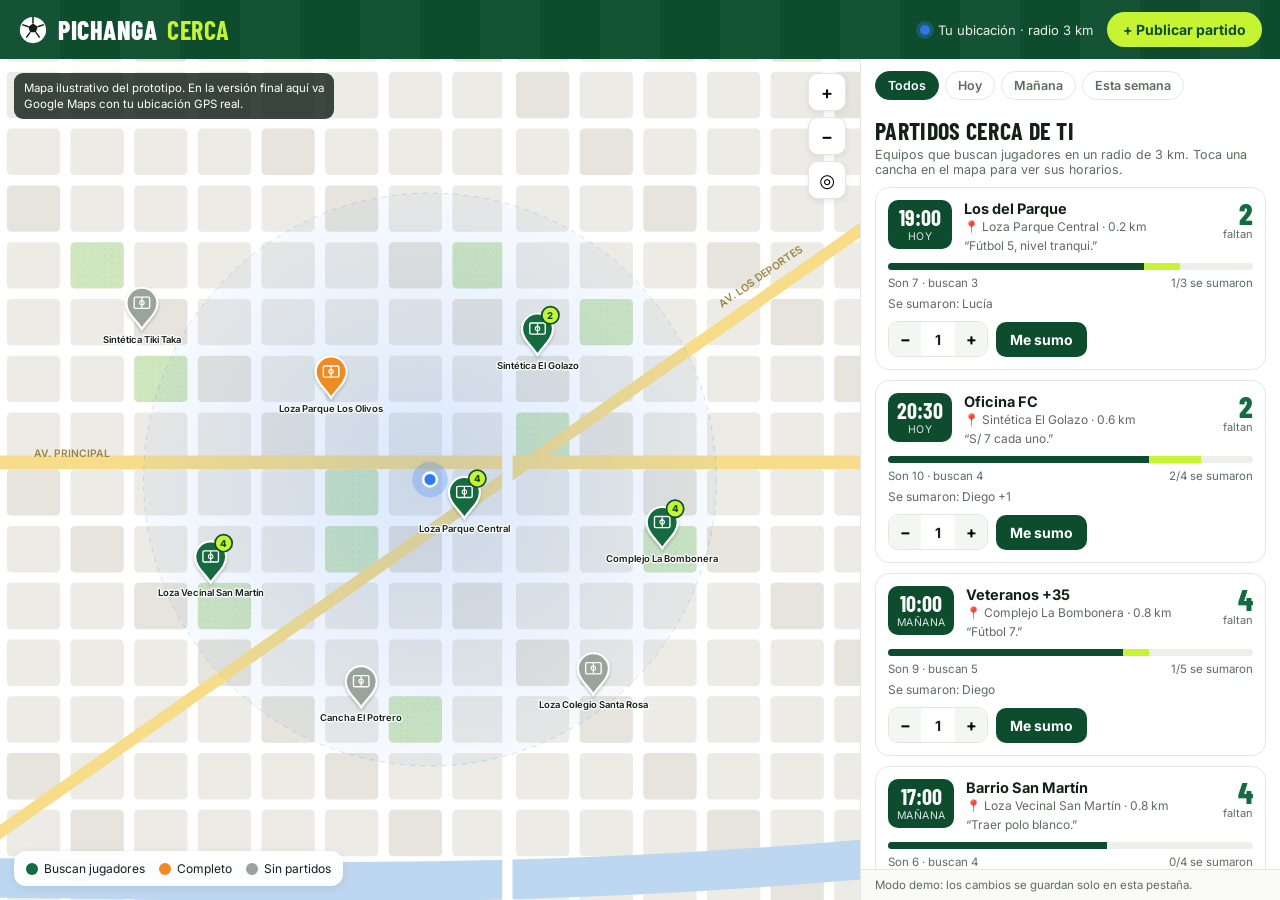
<file: demo/prototipo-mapa-ilustrativo.html>
<!DOCTYPE html>
<html lang="es">
<head>
<meta charset="utf-8">
<meta name="viewport" content="width=device-width, initial-scale=1">
<title>Pichanga Cerca</title>
<link rel="preconnect" href="https://fonts.googleapis.com">
<link href="https://fonts.googleapis.com/css2?family=Barlow+Condensed:wght@600;700;800&family=Inter:wght@400;500;600;700&display=swap" rel="stylesheet">
<style>
  :root{
    --pitch:#0d4d2e; --pitch-2:#136b40; --lime:#c6f432; --ink:#132018; --muted:#5d6b62;
    --line:#e3e7e1; --bg:#f5f6f2; --card:#ffffff; --orange:#f08a24; --red:#d64541; --blue:#2f7bf6;
    --radius:14px;
  }
  *{box-sizing:border-box}
  html,body{margin:0;height:100%;background:var(--bg);color:var(--ink);font-family:Inter,system-ui,sans-serif;font-size:14px}
  button{font:inherit;cursor:pointer}
  .app{display:grid;grid-template-columns:1fr 420px;grid-template-rows:auto 1fr;height:100vh}
  header{grid-column:1/-1;display:flex;align-items:center;gap:14px;padding:12px 18px;background:var(--pitch);color:#fff;
    background-image:repeating-linear-gradient(90deg,rgba(255,255,255,.035) 0 60px,transparent 60px 120px)}
  .logo{display:flex;align-items:center;gap:10px;font-family:'Barlow Condensed',sans-serif;font-weight:800;font-size:26px;letter-spacing:.5px;text-transform:uppercase}
  .logo b{color:var(--lime)}
  .loc{margin-left:auto;display:flex;align-items:center;gap:8px;font-size:13px;opacity:.9}
  .loc .dot{width:10px;height:10px;border-radius:50%;background:var(--blue);box-shadow:0 0 0 4px rgba(47,123,246,.35)}
  .btn-cta{background:var(--lime);color:var(--pitch);border:0;border-radius:999px;padding:9px 16px;font-weight:700}
  .btn-cta:hover{filter:brightness(1.05)}

  .mapwrap{position:relative;overflow:hidden;background:#e9ebe4}
  svg#map{width:100%;height:100%;display:block;touch-action:none;cursor:grab;user-select:none}
  svg#map.drag{cursor:grabbing}
  .pin{cursor:pointer}
  .pin .lbl{font:600 11px Inter,sans-serif;fill:var(--ink);paint-order:stroke;stroke:#fff;stroke-width:3px;stroke-linejoin:round}
  .pin.sel .head{stroke:var(--lime);stroke-width:4}
  .zoom{position:absolute;right:14px;top:14px;display:flex;flex-direction:column;gap:6px}
  .zoom button{width:38px;height:38px;border-radius:10px;border:1px solid var(--line);background:#fff;font-size:18px;font-weight:600;box-shadow:0 2px 6px rgba(0,0,0,.08)}
  .legend{position:absolute;left:14px;bottom:14px;background:rgba(255,255,255,.95);border-radius:12px;padding:10px 12px;display:flex;gap:14px;font-size:12px;box-shadow:0 2px 10px rgba(0,0,0,.08);flex-wrap:wrap}
  .legend span{display:flex;align-items:center;gap:6px}
  .legend i{width:12px;height:12px;border-radius:50%;display:inline-block}
  .note{position:absolute;left:14px;top:14px;background:rgba(19,32,24,.82);color:#fff;font-size:11.5px;padding:7px 10px;border-radius:9px;max-width:320px;line-height:1.4}

  aside{background:var(--card);border-left:1px solid var(--line);display:flex;flex-direction:column;min-height:0}
  .tabs{display:flex;gap:6px;padding:12px 14px 0}
  .chip{border:1px solid var(--line);background:#fff;border-radius:999px;padding:6px 12px;font-size:12.5px;font-weight:600;color:var(--muted)}
  .chip.on{background:var(--pitch);border-color:var(--pitch);color:#fff}
  .scroll{overflow:auto;padding:12px 14px 24px;flex:1}
  h2{font-family:'Barlow Condensed',sans-serif;font-size:24px;margin:4px 0 2px;text-transform:uppercase;letter-spacing:.3px}
  .sub{color:var(--muted);font-size:12.5px;margin-bottom:10px;display:flex;gap:8px;flex-wrap:wrap;align-items:center}
  .tag{background:#eef5e4;color:var(--pitch);border-radius:6px;padding:2px 7px;font-weight:600;font-size:11.5px}
  .back{background:none;border:0;color:var(--pitch-2);font-weight:600;padding:0;margin-bottom:6px}
  .match{border:1px solid var(--line);border-radius:var(--radius);padding:12px;margin-bottom:10px;background:#fff;transition:box-shadow .15s}
  .match:hover{box-shadow:0 3px 14px rgba(0,0,0,.06)}
  .mtop{display:flex;align-items:flex-start;gap:12px}
  .time{background:var(--pitch);color:#fff;border-radius:10px;padding:6px 9px;text-align:center;min-width:64px}
  .time .h{font-family:'Barlow Condensed',sans-serif;font-size:22px;font-weight:700;line-height:1}
  .time .d{font-size:10.5px;opacity:.85;text-transform:uppercase;letter-spacing:.4px;margin-top:2px}
  .mt{font-weight:700;font-size:14.5px}
  .mm{color:var(--muted);font-size:12px;margin-top:2px}
  .faltan{margin-left:auto;text-align:right}
  .faltan .n{font-family:'Barlow Condensed',sans-serif;font-size:30px;font-weight:800;line-height:.9;color:var(--pitch-2)}
  .faltan .n.full{color:var(--red);font-size:18px}
  .faltan small{display:block;color:var(--muted);font-size:11px}
  .bar{height:7px;background:#edf0ea;border-radius:9px;margin:10px 0 6px;overflow:hidden;display:flex}
  .bar .a{background:var(--pitch)} .bar .b{background:var(--lime)}
  .stats{display:flex;justify-content:space-between;font-size:11.5px;color:var(--muted)}
  .who{font-size:12px;color:var(--muted);margin-top:6px}
  .actions{display:flex;align-items:center;gap:8px;margin-top:10px;flex-wrap:wrap}
  .step{display:flex;align-items:center;border:1px solid var(--line);border-radius:10px;overflow:hidden}
  .step button{width:32px;height:34px;border:0;background:#f4f6f2;font-size:16px;font-weight:700}
  .step span{min-width:34px;text-align:center;font-weight:700}
  .btn{border:0;border-radius:10px;padding:9px 14px;font-weight:700;background:var(--pitch);color:#fff}
  .btn:disabled{opacity:.45;cursor:not-allowed}
  .btn.ghost{background:#fff;color:var(--ink);border:1px solid var(--line)}
  .btn.danger{background:#fff;color:var(--red);border:1px solid #f1c9c8}
  .going{background:#f2fbe0;border:1px solid #d9efa8;color:var(--pitch);border-radius:10px;padding:8px 10px;font-weight:600;font-size:12.5px;flex:1}
  .empty{text-align:center;color:var(--muted);padding:30px 10px}
  .empty .big{font-size:38px}
  .row-cancha{display:flex;gap:10px;align-items:center;padding:10px;border:1px solid var(--line);border-radius:12px;margin-bottom:8px;cursor:pointer;background:#fff}
  .row-cancha:hover{border-color:#cdd6c9}
  .badge{min-width:26px;height:26px;border-radius:50%;display:grid;place-items:center;color:#fff;font-weight:700;font-size:12px}
  .sec{font-family:'Barlow Condensed',sans-serif;text-transform:uppercase;letter-spacing:.5px;color:var(--muted);font-size:14px;margin:14px 0 8px;font-weight:700}
  .status{font-size:11.5px;color:var(--muted);padding:8px 14px;border-top:1px solid var(--line);background:#fafbf8}

  .modal-bg{position:fixed;inset:0;background:rgba(10,20,14,.5);display:none;align-items:center;justify-content:center;z-index:20;padding:16px}
  .modal-bg.on{display:flex}
  .modal{background:#fff;border-radius:18px;width:100%;max-width:420px;padding:20px;box-shadow:0 20px 60px rgba(0,0,0,.25);max-height:92vh;overflow:auto}
  .modal h3{font-family:'Barlow Condensed',sans-serif;font-size:26px;text-transform:uppercase;margin:0 0 12px}
  label{display:block;font-size:12px;font-weight:600;color:var(--muted);margin:10px 0 4px}
  input,select,textarea{width:100%;padding:10px 11px;border:1px solid var(--line);border-radius:10px;font:inherit;background:#fff;color:var(--ink)}
  textarea{resize:vertical;min-height:60px}
  .grid2{display:grid;grid-template-columns:1fr 1fr;gap:10px}
  .mfoot{display:flex;justify-content:flex-end;gap:8px;margin-top:16px}
  .hint{font-size:11.5px;color:var(--muted);margin-top:4px}
  .toast{position:fixed;left:50%;bottom:24px;transform:translateX(-50%) translateY(20px);background:var(--ink);color:#fff;padding:10px 16px;border-radius:12px;font-weight:600;opacity:0;transition:.25s;z-index:30;pointer-events:none;max-width:90vw;text-align:center}
  .toast.on{opacity:1;transform:translateX(-50%) translateY(0)}

  @media (max-width:860px){
    .app{grid-template-columns:1fr;grid-template-rows:auto 48vh 1fr;height:auto;min-height:100vh}
    aside{border-left:0;border-top:1px solid var(--line)}
    .loc span.t{display:none}
    .note{display:none}
    .logo{font-size:22px}
  }
</style>
</head>
<body>
<div class="app">
  <header>
    <div class="logo">
      <svg width="30" height="30" viewBox="0 0 32 32" aria-hidden="true"><circle cx="16" cy="16" r="14" fill="#fff"/><path d="M16 9l5 3.6-1.9 5.9h-6.2L11 12.6z" fill="#132018"/><path d="M16 2v7M21 12.6l6.5-2.3M19.1 18.5l4 5.6M12.9 18.5l-4 5.6M11 12.6l-6.5-2.3" stroke="#132018" stroke-width="1.6"/></svg>
      Pichanga <b>Cerca</b>
    </div>
    <div class="loc"><i class="dot"></i><span class="t">Tu ubicación · radio 3 km</span></div>
    <button class="btn-cta" id="btnNuevo">+ Publicar partido</button>
  </header>

  <div class="mapwrap">
    <svg id="map" viewBox="0 0 1000 700" aria-label="Mapa de canchas y lozas cercanas"></svg>
    <div class="note">Mapa ilustrativo del prototipo. En la versión final aquí va Google Maps con tu ubicación GPS real.</div>
    <div class="zoom"><button id="zin" aria-label="Acercar">+</button><button id="zout" aria-label="Alejar">−</button><button id="zme" aria-label="Centrar en mí" title="Centrar en mí">◎</button></div>
    <div class="legend">
      <span><i style="background:var(--pitch-2)"></i>Buscan jugadores</span>
      <span><i style="background:var(--orange)"></i>Completo</span>
      <span><i style="background:#9aa39c"></i>Sin partidos</span>
    </div>
  </div>

  <aside>
    <div class="tabs" id="filtros"></div>
    <div class="scroll" id="panel"></div>
    <div class="status" id="status">Conectando…</div>
  </aside>
</div>

<div class="modal-bg" id="modalBg">
  <form class="modal" id="form">
    <h3>Publicar partido</h3>
    <label for="fCancha">Cancha o loza</label>
    <select id="fCancha" required></select>
    <label for="fEquipo">Nombre del grupo</label>
    <input id="fEquipo" maxlength="40" placeholder="Ej: Los del barrio" required>
    <div class="grid2">
      <div><label for="fFecha">Fecha</label><input id="fFecha" type="date" required></div>
      <div><label for="fHora">Hora</label><input id="fHora" type="time" required value="19:00"></div>
    </div>
    <div class="grid2">
      <div><label for="fSomos">¿Cuántos son?</label><input id="fSomos" type="number" min="1" max="30" value="7" required></div>
      <div><label for="fNec">¿Cuántos necesitan?</label><input id="fNec" type="number" min="1" max="30" value="3" required></div>
    </div>
    <div class="hint" id="fTotal"></div>
    <label for="fNota">Nota (opcional)</label>
    <textarea id="fNota" maxlength="160" placeholder="Ej: Fútbol 5, se paga S/ 10 c/u. Traer polo oscuro."></textarea>
    <div class="mfoot">
      <button type="button" class="btn ghost" id="fCancel">Cancelar</button>
      <button type="submit" class="btn">Publicar</button>
    </div>
  </form>
</div>
<div class="toast" id="toast"></div>

<script>
// ---------- Datos fijos: canchas y lozas de la zona ----------
const CANCHAS = [
  {id:"c1", nombre:"Loza Parque Los Olivos", tipo:"Loza", precio:"Gratis", dir:"Parque Los Olivos, cuadra 3", x:385, y:255},
  {id:"c2", nombre:"Sintética El Golazo", tipo:"Sintética", precio:"S/ 80 la hora", dir:"Av. Los Deportes 1240", x:625, y:205},
  {id:"c3", nombre:"Loza Vecinal San Martín", tipo:"Loza", precio:"Gratis", dir:"Jr. San Martín 410", x:245, y:470},
  {id:"c4", nombre:"Complejo La Bombonera", tipo:"Sintética", precio:"S/ 90 la hora", dir:"Av. Principal 2150", x:770, y:430},
  {id:"c5", nombre:"Loza Parque Central", tipo:"Loza", precio:"Gratis", dir:"Parque Central s/n", x:540, y:395},
  {id:"c6", nombre:"Sintética Tiki Taka", tipo:"Sintética", precio:"S/ 70 la hora", dir:"Calle Las Gardenias 88", x:165, y:175},
  {id:"c7", nombre:"Loza Colegio Santa Rosa", tipo:"Loza", precio:"S/ 20 la hora", dir:"Jr. Santa Rosa 560", x:690, y:600},
  {id:"c8", nombre:"Cancha El Potrero", tipo:"Tierra", precio:"Gratis", dir:"Psje. El Potrero, al costado del mercado", x:420, y:615},
];
const ME = {x:500, y:350};
const KM_PER_UNIT = 3/1000;

// ---------- Estado ----------
const S = {
  db:null, user:null, uid:null, canWrite:true, mode:"cargando",
  partidos:[], inscritos:[], names:{}, pendingNames:new Set(),
  sel:null, filtro:"todos", cant:{}, busy:false,
};
const $ = s => document.querySelector(s);
const esc = s => String(s ?? "").replace(/[&<>"']/g, c => ({"&":"&amp;","<":"&lt;",">":"&gt;",'"':"&quot;","'":"&#39;"}[c]));
const num = (v, lo, hi, d) => { v = Math.round(Number(v)); return Number.isFinite(v) ? Math.min(hi, Math.max(lo, v)) : d; };

// ---------- Fechas ----------
const isoDate = d => d.toLocaleDateString("en-CA");
const hoy = () => isoDate(new Date());
const manana = () => { const d = new Date(); d.setDate(d.getDate()+1); return isoDate(d); };
function diaLabel(f){
  if (f === hoy()) return "Hoy";
  if (f === manana()) return "Mañana";
  const [y,m,d] = f.split("-").map(Number);
  return new Date(y, m-1, d).toLocaleDateString("es-PE", {weekday:"short", day:"numeric", month:"short"});
}
function cuando(p){ const [y,m,d] = p.fecha.split("-").map(Number); const [h,mi] = p.hora.split(":").map(Number); return new Date(y,m-1,d,h,mi).getTime(); }

// ---------- Cálculos ----------
const cancha = id => CANCHAS.find(c => c.id === id);
const distKm = c => Math.hypot(c.x-ME.x, c.y-ME.y) * KM_PER_UNIT;
const inscritosDe = pid => S.inscritos.filter(i => i.pid === pid);
const sumados = pid => inscritosDe(pid).reduce((a,i) => a + i.cantidad, 0);
const faltan = p => Math.max(0, p.necesitan - sumados(p.id));
const miInscripcion = pid => S.inscritos.find(i => i.pid === pid && i.uid === S.uid);
function visibles(){
  const now = Date.now(), h = hoy(), m = manana();
  const lim = new Date(); lim.setDate(lim.getDate()+7);
  return S.partidos
    .filter(p => cancha(p.canchaId) && cuando(p) > now - 60*60*1000)
    .filter(p => S.filtro === "hoy" ? p.fecha === h : S.filtro === "manana" ? p.fecha === m : S.filtro === "semana" ? cuando(p) <= lim.getTime() : true)
    .sort((a,b) => cuando(a) - cuando(b));
}

function limpiarPartido(id, d){
  if (!d || typeof d !== "object") return null;
  if (typeof d.fecha !== "string" || !/^\d{4}-\d{2}-\d{2}$/.test(d.fecha)) return null;
  if (typeof d.hora !== "string" || !/^\d{2}:\d{2}$/.test(d.hora)) return null;
  return { id, canchaId:String(d.canchaId||""), fecha:d.fecha, hora:d.hora,
    somos:num(d.somos,0,40,0), necesitan:num(d.necesitan,1,40,1),
    equipo:String(d.equipo||"Partido").slice(0,40), nota:String(d.nota||"").slice(0,160),
    creador:String(d.creador||"") };
}
function limpiarInscrito(id, d){
  if (!d || typeof d !== "object" || !d.pid || !d.uid) return null;
  return { id, pid:String(d.pid), uid:String(d.uid), cantidad:num(d.cantidad,1,30,1) };
}

// ---------- Nombres de usuarios ----------
function nombre(uid){
  if (uid === S.uid) return "Tú";
  if (S.names[uid]) return S.names[uid];
  if (S.user && uid && !S.pendingNames.has(uid)) {
    S.pendingNames.add(uid);
    queueMicrotask(cargarNombres);
  }
  return "Alguien";
}
let nameTimer = null;
function cargarNombres(){
  if (nameTimer) return;
  nameTimer = setTimeout(async () => {
    nameTimer = null;
    const ids = [...S.pendingNames].filter(id => !(id in S.names));
    if (!ids.length || !S.user) return;
    try {
      const ps = await S.user.profiles(ids);
      ids.forEach(id => { S.names[id] = (ps && ps[id] && ps[id].name) || "Alguien"; });
      render();
    } catch(e) { ids.forEach(id => S.names[id] = "Alguien"); }
  }, 60);
}

// ---------- Mapa ----------
const VB = {x:0, y:0, w:1000, h:700};
const svg = $("#map");
function setVB(){ svg.setAttribute("viewBox", `${VB.x} ${VB.y} ${VB.w} ${VB.h}`); }
function dibujarBase(){
  let s = `<defs>
    <pattern id="grass" width="8" height="8" patternUnits="userSpaceOnUse"><rect width="8" height="8" fill="#cfe6bf"/><circle cx="2" cy="2" r=".8" fill="#bcd9a9"/></pattern>
    <filter id="sh" x="-50%" y="-50%" width="200%" height="200%"><feDropShadow dx="0" dy="2" stdDeviation="2" flood-opacity=".25"/></filter>
    <radialGradient id="me"><stop offset="0" stop-color="#2f7bf6" stop-opacity=".18"/><stop offset="1" stop-color="#2f7bf6" stop-opacity=".04"/></radialGradient>
  </defs>`;
  s += `<rect x="-600" y="-600" width="2200" height="1900" fill="#ffffff"/>`;
  const parks = new Set(["5-5","5-6","2-3","8-4","3-7","9-2","1-1","6-9","10-6","7-1"]);
  for (let i=-6;i<20;i++) for (let j=-6;j<16;j++){
    const x = i*74+8, y = j*66+8;
    const k = `${i}-${j}`;
    const fill = parks.has(k) ? "url(#grass)" : ((i*7+j*3)%5===0 ? "#e6e4dc" : "#ecebe5");
    s += `<rect x="${x}" y="${y}" width="62" height="54" rx="5" fill="${fill}"/>`;
  }
  // río y avenidas
  s += `<path d="M-600 840 C 100 760, 400 900, 1600 720" stroke="#bcd7ef" stroke-width="46" fill="none"/>`;
  s += `<path d="M-600 330 L1600 330" stroke="#f7dd8a" stroke-width="16"/>`;
  s += `<path d="M-200 900 L1300 -150" stroke="#f7dd8a" stroke-width="14"/>`;
  s += `<path d="M590 -600 L590 1300" stroke="#fff" stroke-width="12"/>`;
  s += `<text x="40" y="324" font-family="Inter" font-size="12" font-weight="600" fill="#9a8540">AV. PRINCIPAL</text>`;
  s += `<text transform="translate(840 150) rotate(-35)" font-family="Inter" font-size="12" font-weight="600" fill="#9a8540">AV. LOS DEPORTES</text>`;
  s += `<text x="80" y="818" font-family="Inter" font-size="12" font-style="italic" fill="#6f95b8">Río</text>`;
  // yo
  s += `<circle cx="${ME.x}" cy="${ME.y}" r="333" fill="url(#me)" stroke="#2f7bf6" stroke-opacity=".25" stroke-dasharray="6 6"/>`;
  s += `<circle cx="${ME.x}" cy="${ME.y}" r="14" fill="#2f7bf6" opacity=".25"><animate attributeName="r" values="10;22;10" dur="2.4s" repeatCount="indefinite"/></circle>`;
  s += `<circle cx="${ME.x}" cy="${ME.y}" r="8" fill="#2f7bf6" stroke="#fff" stroke-width="3"/>`;
  s += `<g id="pins"></g>`;
  svg.innerHTML = s;
}
function estadoCancha(c){
  const ps = visibles().filter(p => p.canchaId === c.id);
  const abiertos = ps.filter(p => faltan(p) > 0);
  return {ps, abiertos, color: abiertos.length ? "#136b40" : ps.length ? "#f08a24" : "#9aa39c"};
}
function dibujarPins(){
  const g = svg.querySelector("#pins");
  const z = VB.w/1000;
  g.innerHTML = CANCHAS.map(c => {
    const {abiertos, color} = estadoCancha(c);
    const sel = S.sel === c.id;
    const sc = (sel ? 1.25 : 1) * Math.max(.6, Math.min(1.2, z));
    const fal = abiertos.reduce((a,p) => a + faltan(p), 0);
    return `<g class="pin${sel?" sel":""}" data-id="${c.id}" transform="translate(${c.x} ${c.y}) scale(${sc})">
      <path class="head" filter="url(#sh)" d="M0 0 C -6 -10 -18 -18 -18 -30 A18 18 0 1 1 18 -30 C 18 -18 6 -10 0 0Z" fill="${color}" stroke="#fff" stroke-width="2.5"/>
      <rect x="-9" y="-37" width="18" height="13" rx="1.5" fill="none" stroke="#fff" stroke-width="1.6"/>
      <line x1="0" y1="-37" x2="0" y2="-24" stroke="#fff" stroke-width="1.4"/><circle cx="0" cy="-30.5" r="2.6" fill="none" stroke="#fff" stroke-width="1.3"/>
      ${fal ? `<g transform="translate(15 -46)"><circle r="10" fill="#c6f432" stroke="#0d4d2e" stroke-width="2"/><text text-anchor="middle" y="4" font-family="Inter" font-weight="800" font-size="11" fill="#0d4d2e">${fal}</text></g>` : ""}
      <text class="lbl" y="16" text-anchor="middle">${esc(c.nombre)}</text>
    </g>`;
  }).join("");
}
// pan & zoom
let drag = null;
function svgPt(ev){ const r = svg.getBoundingClientRect(); const s = Math.max(VB.w/r.width, VB.h/r.height); const ox=(r.width*s-VB.w)/2, oy=(r.height*s-VB.h)/2; return {x: VB.x + (ev.clientX-r.left)*s - ox, y: VB.y + (ev.clientY-r.top)*s - oy, s}; }
function zoomAt(f, cx, cy){
  const nw = Math.min(1800, Math.max(300, VB.w*f)); const k = nw/VB.w;
  VB.x = cx - (cx-VB.x)*k; VB.y = cy - (cy-VB.y)*k; VB.w = nw; VB.h = nw*0.7;
  clampVB(); setVB(); dibujarPins();
}
function clampVB(){ VB.x = Math.min(1300-VB.w, Math.max(-300, VB.x)); VB.y = Math.min(1000-VB.h, Math.max(-300, VB.y)); }
svg.addEventListener("wheel", e => { e.preventDefault(); const p = svgPt(e); zoomAt(e.deltaY>0?1.12:1/1.12, p.x, p.y); }, {passive:false});
svg.addEventListener("pointerdown", e => { drag = {sx:e.clientX, sy:e.clientY, vx:VB.x, vy:VB.y, moved:false, id:e.pointerId, target:e.target}; });
svg.addEventListener("pointermove", e => {
  if (!drag) return;
  const dx = e.clientX-drag.sx, dy = e.clientY-drag.sy;
  if (!drag.moved && Math.hypot(dx,dy) > 5){ drag.moved = true; svg.classList.add("drag"); try{svg.setPointerCapture(drag.id)}catch(_){} }
  if (drag.moved){ const s = svgPt(e).s; VB.x = drag.vx - dx*s; VB.y = drag.vy - dy*s; clampVB(); setVB(); }
});
svg.addEventListener("pointerup", e => {
  if (drag && !drag.moved){ const pin = drag.target.closest && drag.target.closest(".pin"); if (pin) seleccionar(pin.dataset.id); }
  drag = null; svg.classList.remove("drag");
});
svg.addEventListener("pointercancel", () => { drag = null; svg.classList.remove("drag"); });
$("#zin").onclick = () => zoomAt(1/1.3, VB.x+VB.w/2, VB.y+VB.h/2);
$("#zout").onclick = () => zoomAt(1.3, VB.x+VB.w/2, VB.y+VB.h/2);
$("#zme").onclick = () => { VB.w=1000; VB.h=700; VB.x=ME.x-500; VB.y=ME.y-350; clampVB(); setVB(); dibujarPins(); };
function centrar(c){ VB.x = c.x - VB.w/2; VB.y = c.y - VB.h/2; clampVB(); setVB(); }

function seleccionar(id){ S.sel = id; if (id) centrar(cancha(id)); render(); $("#panel").scrollTop = 0; }

// ---------- Panel ----------
const FILTROS = [["todos","Todos"],["hoy","Hoy"],["manana","Mañana"],["semana","Esta semana"]];
function renderFiltros(){
  $("#filtros").innerHTML = FILTROS.map(([k,l]) => `<button class="chip${S.filtro===k?" on":""}" data-f="${k}">${l}</button>`).join("");
}
$("#filtros").onclick = e => { const b = e.target.closest("[data-f]"); if (b){ S.filtro = b.dataset.f; render(); } };

function tarjeta(p, conCancha){
  const c = cancha(p.canchaId), f = faltan(p), sum = sumados(p.id), total = p.somos + p.necesitan;
  const mia = miInscripcion(p.id);
  const maxCant = f + (mia ? mia.cantidad : 0);
  const cant = Math.min(Math.max(1, S.cant[p.id] || (mia ? mia.cantidad : 1)), Math.max(1, maxCant));
  const ins = inscritosDe(p.id);
  const quien = ins.length ? "Se sumaron: " + ins.map(i => esc(nombre(i.uid)) + (i.cantidad>1 ? ` +${i.cantidad-1}` : "")).join(", ") : "Aún nadie se ha sumado. ¡Sé el primero!";
  const soyCreador = p.creador && p.creador === S.uid;
  const puede = S.canWrite && S.mode !== "solo-lectura";
  let acciones;
  if (mia){
    acciones = `<div class="going">✓ Vas${mia.cantidad>1 ? ` con ${mia.cantidad-1} más` : ""}</div>
      <div class="step"><button data-a="menos" data-p="${p.id}">−</button><span>${cant}</span><button data-a="mas" data-p="${p.id}" ${cant>=maxCant?"disabled":""}>+</button></div>
      ${cant!==mia.cantidad ? `<button class="btn" data-a="unirse" data-p="${p.id}" ${!puede||S.busy?"disabled":""}>Guardar</button>` : ""}
      <button class="btn danger" data-a="salir" data-p="${p.id}" ${!puede||S.busy?"disabled":""}>Ya no voy</button>`;
  } else if (f > 0){
    acciones = `<div class="step" title="¿Cuántos van contigo incluido?"><button data-a="menos" data-p="${p.id}">−</button><span>${cant}</span><button data-a="mas" data-p="${p.id}" ${cant>=f?"disabled":""}>+</button></div>
      <button class="btn" data-a="unirse" data-p="${p.id}" ${!puede||S.busy?"disabled":""}>${cant>1 ? `Nos sumamos (${cant})` : "Me sumo"}</button>`;
  } else {
    acciones = `<div class="going" style="background:#fff3e6;border-color:#f6d2ad;color:#a85a12">Equipo completo</div>`;
  }
  if (soyCreador) acciones += `<button class="btn ghost" data-a="borrar" data-p="${p.id}" ${S.busy?"disabled":""} title="Eliminar partido">🗑</button>`;
  return `<div class="match">
    <div class="mtop">
      <div class="time"><div class="h">${esc(p.hora)}</div><div class="d">${esc(diaLabel(p.fecha))}</div></div>
      <div style="min-width:0">
        <div class="mt">${esc(p.equipo)}</div>
        <div class="mm">${conCancha ? `📍 ${esc(c.nombre)} · ${distKm(c).toFixed(1)} km` : `Organiza: ${esc(p.creador ? nombre(p.creador) : p.equipo)}`}</div>
        ${p.nota ? `<div class="mm" style="margin-top:4px">“${esc(p.nota)}”</div>` : ""}
      </div>
      <div class="faltan">${f>0 ? `<div class="n">${f}</div><small>faltan</small>` : `<div class="n full">Lleno</div>`}</div>
    </div>
    <div class="bar"><div class="a" style="width:${p.somos/total*100}%"></div><div class="b" style="width:${Math.min(sum,p.necesitan)/total*100}%"></div></div>
    <div class="stats"><span>Son ${p.somos} · buscan ${p.necesitan}</span><span>${Math.min(sum,p.necesitan)}/${p.necesitan} se sumaron</span></div>
    <div class="who">${quien}</div>
    <div class="actions">${acciones}</div>
  </div>`;
}

function renderPanel(){
  const el = $("#panel");
  if (S.sel){
    const c = cancha(S.sel);
    const ps = visibles().filter(p => p.canchaId === c.id);
    el.innerHTML = `<button class="back" data-a="volver">← Todas las canchas</button>
      <h2>${esc(c.nombre)}</h2>
      <div class="sub"><span class="tag">${esc(c.tipo)}</span><span>${esc(c.precio)}</span><span>·</span><span>${distKm(c).toFixed(1)} km de ti</span></div>
      <div class="sub" style="margin-top:-4px">📍 ${esc(c.dir)}</div>
      <div class="sec">Partidos por horario</div>
      ${ps.length ? ps.map(p => tarjeta(p,false)).join("") : `<div class="empty"><div class="big">⚽</div>No hay partidos publicados aquí ${S.filtro==="hoy"?"hoy":S.filtro==="manana"?"mañana":"por ahora"}.</div>`}
      <button class="btn" style="width:100%;margin-top:6px" data-a="nuevo" data-c="${c.id}">+ Publicar partido en esta cancha</button>`;
    return;
  }
  const abiertos = visibles().filter(p => faltan(p) > 0)
    .sort((a,b) => (cuando(a)-cuando(b)) || (distKm(cancha(a.canchaId)) - distKm(cancha(b.canchaId))));
  const porCancha = CANCHAS.map(c => ({c, ...estadoCancha(c)})).sort((a,b) => distKm(a.c)-distKm(b.c));
  el.innerHTML = `<h2>Partidos cerca de ti</h2>
    <div class="sub">Equipos que buscan jugadores en un radio de 3 km. Toca una cancha en el mapa para ver sus horarios.</div>
    ${abiertos.length ? abiertos.map(p => tarjeta(p,true)).join("") : `<div class="empty"><div class="big">🥅</div>${S.mode==="cargando" ? "Cargando partidos…" : "Nadie está buscando jugadores en este momento.<br>¿Por qué no publicas tu partido?"}</div>`}
    <div class="sec">Canchas y lozas cercanas</div>
    ${porCancha.map(({c,ps,abiertos,color}) => `<div class="row-cancha" data-a="ver" data-c="${c.id}">
      <div class="badge" style="background:${color}">${ps.length}</div>
      <div style="flex:1;min-width:0"><div style="font-weight:600">${esc(c.nombre)}</div><div class="mm">${esc(c.tipo)} · ${distKm(c).toFixed(1)} km · ${abiertos.length ? `${abiertos.length} buscando jugadores` : ps.length ? "partidos completos" : "sin partidos"}</div></div>
      <span style="color:var(--muted)">›</span></div>`).join("")}`;
}

function renderStatus(){
  const m = {
    "cargando":"Conectando con los partidos…",
    "vivo":"● En vivo — los cambios de otros jugadores aparecen al instante.",
    "demo":"Modo demo: los cambios se guardan solo en esta pestaña.",
    "solo-lectura":"Solo lectura: inicia sesión o pide acceso de Colaborador para sumarte.",
    "lento":"Los partidos tardan en cargar; lo que ves podría estar desactualizado.",
  };
  $("#status").textContent = m[S.mode] || "";
}
function render(){ renderFiltros(); dibujarPins(); renderPanel(); renderStatus(); }

// ---------- Acciones ----------
$("#panel").addEventListener("click", async e => {
  const b = e.target.closest("[data-a]"); if (!b || b.disabled) return;
  const a = b.dataset.a, pid = b.dataset.p;
  if (a === "volver") return seleccionar(null);
  if (a === "ver") return seleccionar(b.dataset.c);
  if (a === "nuevo") return abrirForm(b.dataset.c);
  const p = S.partidos.find(x => x.id === pid); if (!p) return;
  const mia = miInscripcion(pid);
  const maxCant = faltan(p) + (mia ? mia.cantidad : 0);
  const cur = Math.min(Math.max(1, S.cant[pid] || (mia ? mia.cantidad : 1)), Math.max(1,maxCant));
  if (a === "mas"){ S.cant[pid] = Math.min(maxCant, cur+1); return renderPanel(); }
  if (a === "menos"){ S.cant[pid] = Math.max(1, cur-1); return renderPanel(); }
  if (a === "unirse") return unirse(p, Math.min(cur, maxCant));
  if (a === "salir") return salir(p);
  if (a === "borrar") return borrar(p);
});

const safeId = s => String(s).replace(/[^A-Za-z0-9_\-.~:@+]/g, "_").slice(0, 120);
async function conBusy(fn){
  S.busy = true; renderPanel();
  try { await fn(); }
  catch(e){
    if (e && e.code === "invalid_argument"){ S.canWrite = false; S.mode = "solo-lectura"; toast("No tienes permiso para escribir aquí. Pide al dueño acceso de Colaborador."); }
    else if (e && e.code === "quota_exceeded") toast("Se llenó el espacio de partidos. Borra partidos antiguos.");
    else toast("No se pudo guardar. Intenta de nuevo.");
  }
  finally { S.busy = false; render(); }
}
function unirse(p, cant){
  if (cant < 1) return;
  return conBusy(async () => {
    const id = `${p.id}__${safeId(S.uid)}`;
    const body = {pid:p.id, uid:S.uid, cantidad:cant, en:Date.now()};
    if (S.db) await S.db.doc("inscritos/"+id).set(body);
    else { S.inscritos = S.inscritos.filter(i => i.id !== id); S.inscritos.push({id, ...body}); }
    delete S.cant[p.id];
    toast(cant>1 ? `¡Listo! Te sumaste con ${cant-1} más. Faltan ${faltan(p)}.` : `¡Listo, te sumaste! Faltan ${faltan(p)}.`);
  });
}
function salir(p){
  return conBusy(async () => {
    const mia = miInscripcion(p.id); if (!mia) return;
    if (S.db) await S.db.doc("inscritos/"+mia.id).delete();
    else S.inscritos = S.inscritos.filter(i => i.id !== mia.id);
    delete S.cant[p.id];
    toast("Saliste del partido.");
  });
}
let confirmBorrar = null;
function borrar(p){
  if (confirmBorrar !== p.id){ confirmBorrar = p.id; toast("Toca 🗑 otra vez para eliminar el partido."); setTimeout(() => { if (confirmBorrar===p.id) confirmBorrar=null; }, 4000); return; }
  confirmBorrar = null;
  return conBusy(async () => {
    const ins = inscritosDe(p.id);
    if (S.db){
      await S.db.doc("partidos/"+p.id).delete();
      for (const i of ins) { try { await S.db.doc("inscritos/"+i.id).delete(); } catch(_){} }
    } else {
      S.partidos = S.partidos.filter(x => x.id !== p.id);
      S.inscritos = S.inscritos.filter(i => i.pid !== p.id);
    }
    toast("Partido eliminado.");
  });
}

// ---------- Formulario ----------
const fCancha = $("#fCancha");
fCancha.innerHTML = CANCHAS.slice().sort((a,b)=>distKm(a)-distKm(b)).map(c => `<option value="${c.id}">${esc(c.nombre)} (${distKm(c).toFixed(1)} km)</option>`).join("");
function totalHint(){ const s = num($("#fSomos").value,0,40,0), n = num($("#fNec").value,0,40,0); $("#fTotal").textContent = `Total en cancha: ${s+n} jugadores${s+n===10?" (fútbol 5)":s+n===14?" (fútbol 7)":""}.`; }
$("#fSomos").oninput = $("#fNec").oninput = totalHint;
function abrirForm(cid){
  if (!S.canWrite || S.mode === "solo-lectura"){ toast("Necesitas acceso de Colaborador para publicar."); return; }
  if (cid) fCancha.value = cid; else if (S.sel) fCancha.value = S.sel;
  $("#fFecha").value = hoy(); $("#fFecha").min = hoy();
  totalHint();
  $("#modalBg").classList.add("on");
  setTimeout(() => $("#fEquipo").focus(), 50);
}
function cerrarForm(){ $("#modalBg").classList.remove("on"); }
$("#btnNuevo").onclick = () => abrirForm();
$("#fCancel").onclick = cerrarForm;
$("#modalBg").addEventListener("click", e => { if (e.target.id === "modalBg") cerrarForm(); });
$("#form").addEventListener("submit", e => {
  e.preventDefault();
  const body = {
    canchaId: fCancha.value, equipo: $("#fEquipo").value.trim().slice(0,40) || "Partido",
    fecha: $("#fFecha").value, hora: $("#fHora").value,
    somos: num($("#fSomos").value,1,30,1), necesitan: num($("#fNec").value,1,30,1),
    nota: $("#fNota").value.trim().slice(0,160), creador: S.uid || "", creadoEn: Date.now(),
  };
  const p0 = limpiarPartido("tmp", body);
  if (!p0){ toast("Revisa la fecha y la hora."); return; }
  if (cuando(p0) < Date.now() - 5*60*1000){ toast("Esa hora ya pasó."); return; }
  cerrarForm();
  conBusy(async () => {
    if (S.db) await S.db.collection("partidos").add(body);
    else S.partidos.push({...p0, id:"p"+Math.random().toString(36).slice(2,9)});
    S.sel = body.canchaId; centrar(cancha(body.canchaId));
    $("#form").reset(); $("#fHora").value = "19:00"; $("#fSomos").value = 7; $("#fNec").value = 3;
    toast("¡Partido publicado! Ya aparece en el mapa.");
  });
});
document.addEventListener("keydown", e => { if (e.key === "Escape") cerrarForm(); });

let toastT;
function toast(msg){ const t = $("#toast"); t.textContent = msg; t.classList.add("on"); clearTimeout(toastT); toastT = setTimeout(() => t.classList.remove("on"), 3200); }

// ---------- Modo demo (sin base de datos) ----------
function demo(){
  S.mode = "demo"; S.uid = "yo"; S.canWrite = true;
  const h = hoy(), m = manana();
  S.names = {d1:"Carlos", d2:"Lucía", d3:"Diego", d4:"Rosa"};
  S.partidos = [
    {id:"p1", canchaId:"c5", fecha:h, hora:"19:00", somos:7, necesitan:3, equipo:"Los del Parque", nota:"Fútbol 5, nivel tranqui.", creador:"d1"},
    {id:"p2", canchaId:"c2", fecha:h, hora:"20:30", somos:10, necesitan:4, equipo:"Oficina FC", nota:"S/ 7 cada uno.", creador:"d2"},
    {id:"p3", canchaId:"c1", fecha:h, hora:"18:00", somos:8, necesitan:2, equipo:"Pichanga Olivos", nota:"", creador:"d3"},
    {id:"p4", canchaId:"c4", fecha:m, hora:"10:00", somos:9, necesitan:5, equipo:"Veteranos +35", nota:"Fútbol 7.", creador:"d4"},
    {id:"p5", canchaId:"c3", fecha:m, hora:"17:00", somos:6, necesitan:4, equipo:"Barrio San Martín", nota:"Traer polo blanco.", creador:"d1"},
    {id:"p6", canchaId:"c5", fecha:m, hora:"19:30", somos:8, necesitan:2, equipo:"Los del Parque", nota:"", creador:"d1"},
  ].map(p => limpiarPartido(p.id, p));
  S.inscritos = [
    {id:"i1", pid:"p1", uid:"d2", cantidad:1},
    {id:"i2", pid:"p2", uid:"d3", cantidad:2},
    {id:"i3", pid:"p3", uid:"d4", cantidad:2},
    {id:"i4", pid:"p4", uid:"d3", cantidad:1},
  ];
  render();
}

// ---------- Conexión a datos compartidos ----------
async function iniciar(){
  dibujarBase(); setVB(); render();
  if (!window.claude || typeof window.claude.use !== "function"){ demo(); return; }
  let db = null, user = null;
  try { [db, user] = await Promise.all([window.claude.use("db"), window.claude.use("user")]); } catch(_){}
  if (!db){ demo(); return; }
  S.db = db; S.user = user;
  try { S.uid = user ? await user.id() : null; } catch(_){ S.uid = null; }
  if (!S.uid){ S.canWrite = false; }
  try { if (user && user.can){ const w = await user.can("data.write"); if (w === false) S.canWrite = false; } } catch(_){}
  S.mode = S.canWrite ? "cargando" : "solo-lectura";
  render();

  let okP = false, okI = false;
  const timer = setTimeout(() => { if (!(okP && okI)){ S.mode = "lento"; renderStatus(); } }, 10000);
  const listo = () => { if (okP && okI){ clearTimeout(timer); if (S.mode === "cargando" || S.mode === "lento") S.mode = S.canWrite ? "vivo" : "solo-lectura"; } };
  const onErr = e => { clearTimeout(timer); S.mode = "lento"; render(); };

  db.collection("partidos").onSnapshot(snap => {
    S.partidos = snap.docs.map(d => limpiarPartido(d.id, d.data())).filter(Boolean);
    if (!snap.metadata.fromCache){ okP = true; listo(); }
    render();
  }, onErr);
  db.collection("inscritos").onSnapshot(snap => {
    S.inscritos = snap.docs.map(d => limpiarInscrito(d.id, d.data())).filter(Boolean);
    if (!snap.metadata.fromCache){ okI = true; listo(); }
    render();
  }, onErr);
}
iniciar();
</script>
</body>
</html>
</file>
